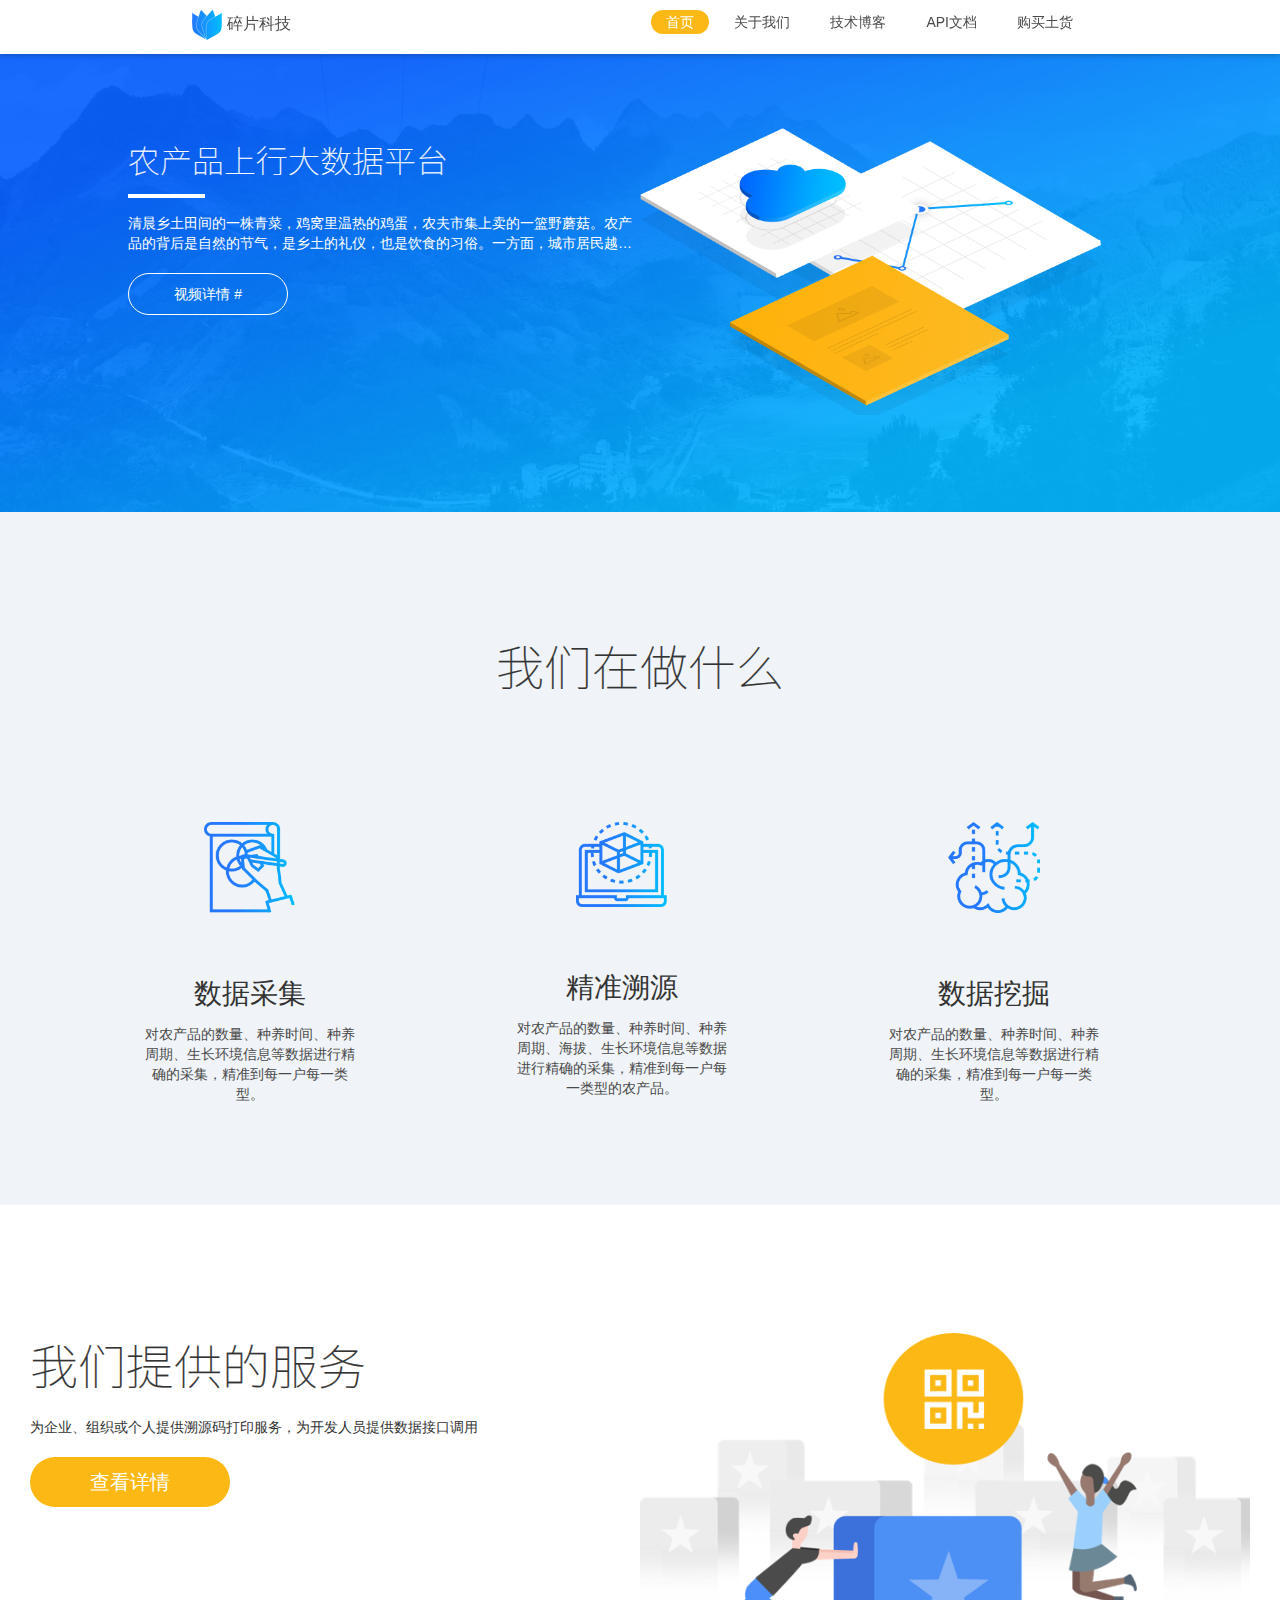
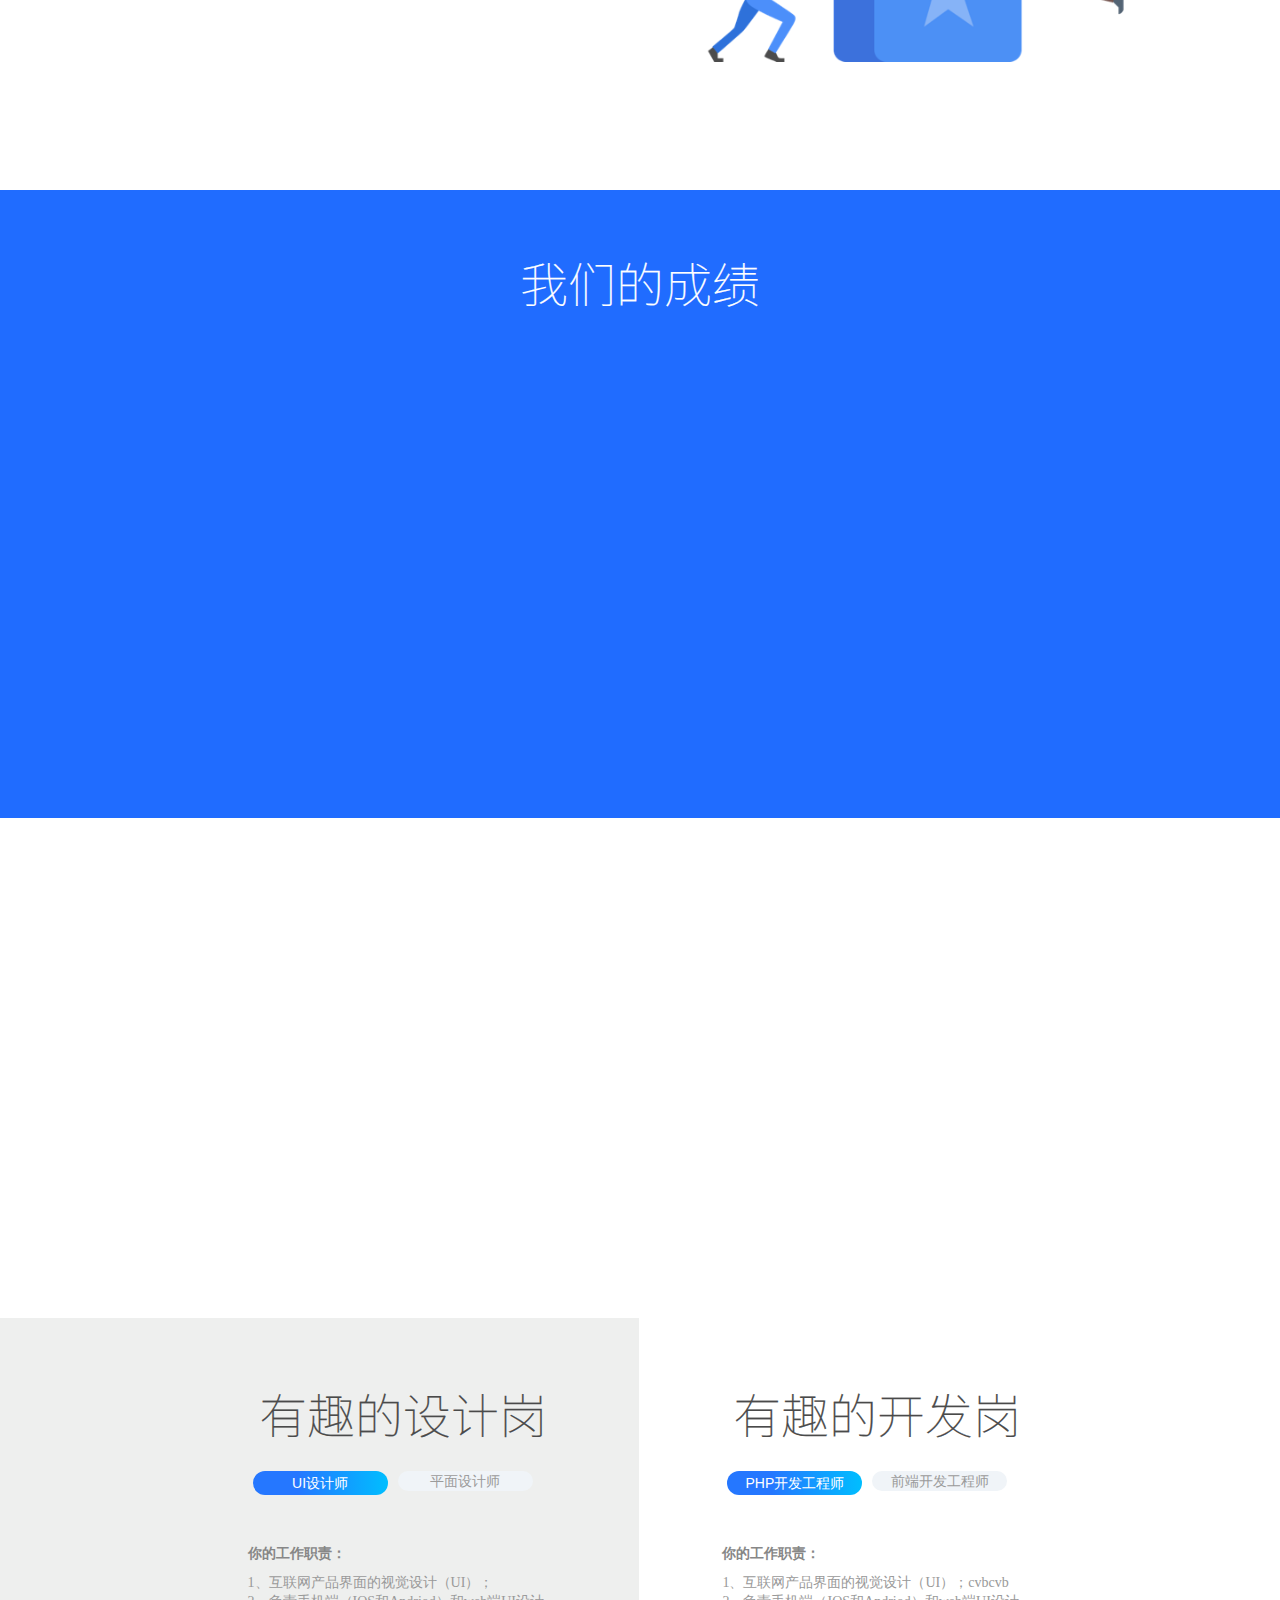
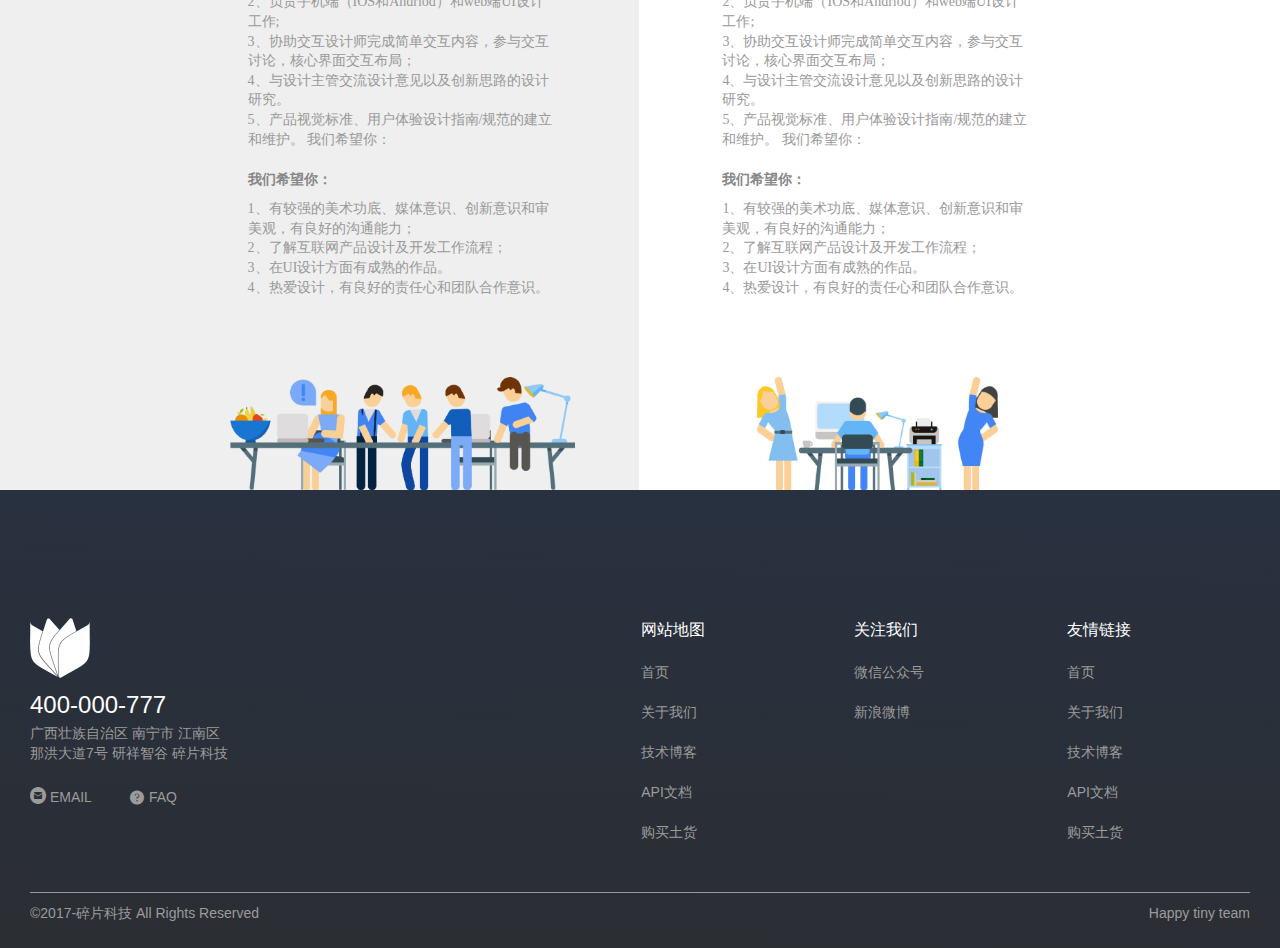
<file: index.html>
<!DOCTYPE html>
<html lang="en">
<head>
    <meta charset="UTF-8">
    <meta name="viewport" content="width=device-width, initial-scale=1">
    <meta name="description" content="穗片土货">
    <meta name="keywords" content="穗片土货,土货,穗片">
    <meta name="author" content="穗片土货">
    <meta name="robots" content="index,follow">
    <meta name="application-name" content="shuipian.com">
    <title>碎片科技</title>
    <link href="css/lib/debris.css" rel="stylesheet">
    <link href="css/index.css" rel="stylesheet">
    <link href="css/lib/animate.css" rel="stylesheet">
    <!--选择相应css-->
    <script type="text/javascript" src="js/lib/jquery-2.1.4.min.js"></script>
    <script type="text/javascript" src="js/lib/animation.min.js"></script>
    <script type="text/javascript">
        var browser = {
            versions: function () {
                var u = navigator.userAgent, app = navigator.appVersion;
                var rSafari = /.*version\/([\w.]+).*(safari).*/;// safari
                return { //移动终端浏览器版本信息
                    ios: !!u.match(/\(i[^;]+;( U;)? CPU.+Mac OS X/), //ios终端
                    android: u.indexOf('Android') > -1 || u.indexOf('Linux') > -1, //android终端或uc浏览器
                    iPhone: u.indexOf('iPhone') > -1, //是否为iPhone或者QQHD浏览器
                    iPad: u.indexOf('iPad') > -1, //是否iPad
                    // safari: u//.indexOf('Safari') > -1
                };
            }(),
        };
    </script>
</head>
<body>
<div >
    <!--start max-width: 767px-->
    <div class="nav-iPad">
        <div class="sp-header" >
            <div class="sp-logo">
                <i class="sp-logo-blue nav-logo-white" style="margin-top: 15px"></i>
                <span class="sp-logo-txt">碎片科技</span>
            </div>
            <i class="sp-icon icon-gengduo icon-iconziti36 font20" id="icon">
            </i>
        </div>
        <ul class="sp-header-nav" style="display: none">
            <li><a href="">首页</a></li>
            <li><a href="">关于我们</a></li>
            <li><a href="">技术博客</a></li>
            <li><a href="">API文档</a></li>
            <li><a href="">购买土货</a></li>
        </ul>
    </div>
    <!--end max-width: 767px-->
    <div class="content-iPad">
        <header>
            <div class="nav-width clear nav-fixed">
                <div class="sp-nav-logo">
                    <i class="sp-logo-blue"></i>
                    <div class="enterprise-name">碎片科技</div>
                </div>
                <nav class="sp-nav">
                    <div class="center nav-button active">首页</div>
                    <div class="center nav-button ">关于我们</div>
                    <div class="center nav-button ">技术博客</div>
                    <div class="center nav-button ">API文档</div>
                    <div class="center nav-button ">购买土货</div>
                </nav>
            </div>
        </header>
        <div class=" header-bg clear sp-relative">
            <div class="header-content intro-data container">
                <div class="intro-text">
                    <i class="web-font">农产品上行大数据平台</i>
                    <div style="width: 15%;height: 4px;background: #fff;"></div>
                    <p class="margin-tb-15">
                        清晨乡土田间的一株青菜，鸡窝里温热的鸡蛋，农夫市集上卖的一篮野蘑菇。农产品的背后是自然的节气，是乡土的礼仪，也是饮食的习俗。一方面，城市居民越来越渴望回归山野，重温乡土文化，对纯天然农产品的需求与日俱增。另一方面农产品受到关于意识、监管、利益、信任的挑战，我们关注的是在农产品产业链中自下而上创新的新可能。
                    </p>
                    <div class="video-details margin-t-20">视频详情 <i>#</i></div>
                </div>
                <div class="sp-wow zoomIn header-data-bg" data-wow-duration="2s" data-wow-delay="1s"></div>
            </div>
        </div>
        <div class="are-doing clear">
            <div class="container">
                <i class="web-font sp-f48">我们在做什么</i>
                <ul class="are-doing-list clear">
                    <li>
                        <div class="are-doing-list-top">
                            <div class="are-doing-list-bg data-collect"></div>
                        </div>
                        <div class="data-collect-text text-center">
                            <h4 class="sp-f28 margin-b-10">数据采集</h4>
                            <p class="sp-txt-4A">对农产品的数量、种养时间、种养周期、生长环境信息等数据进行精确的采集，精准到每一户每一类型。</p>
                        </div>
                    </li>
                    <li>
                        <div class="are-doing-list-top">
                            <div class="are-doing-list-bg data-roots"></div>
                        </div>
                        <div class="data-collect-text  text-center">
                            <h4 class="sp-f28 margin-b-10">精准溯源</h4>
                            <p class="sp-txt-4A">对农产品的数量、种养时间、种养周期、海拔、生长环境信息等数据进行精确的采集，精准到每一户每一类型的农产品。</p>
                        </div>
                    </li>
                    <li>
                        <div class="are-doing-list-top">
                            <div class="are-doing-list-bg data-brainstorm"></div>
                        </div>
                        <div class="data-collect-text text-center">
                            <h4 class="sp-f28 margin-b-10">数据挖掘</h4>
                            <p class="sp-txt-4A">对农产品的数量、种养时间、种养周期、生长环境信息等数据进行精确的采集，精准到每一户每一类型。</p>
                        </div>
                    </li>
                </ul>
            </div>
        </div>
        <div class="service container clear sp-relative">
            <div class="service-bg"></div>
            <div class="service-text">
                <i class="web-font sp-f48">我们提供的服务</i>
                <p class="margin-tb-15 sp-relative">
                    为企业、组织或个人提供溯源码打印服务，为开发人员提供数据接口调用
                    <i class=""></i>
                </p>
                <div class="service-details">查看详情</div>
            </div>
        </div>

        <!--start 我们的成绩-->
        <div class="results-container clear">
            <div class="container">
                <i class="web-font sp-f48 sp-txt-white">我们的成绩</i>
                <ul class="results-list clear" style="overflow:hidden;">
                    <li class="sp-wow slideInUp" data-wow-duration="2s" data-wow-delay="0.5s">
                        <i class="sp-icon icon-shop padding-tb5 sp-f60"></i>
                        <div class="sp-f36">19</div>
                        <div class="sp-f18">对接省份(个)</div>
                        <i class="wavy-lines"></i>
                    </li>
                    <li class="sp-wow slideInUp" data-wow-duration="2s" data-wow-delay="1s">
                        <i class="sp-icon icon-speech padding-tb5 sp-f60"></i>
                        <div class="sp-f36">200</div>
                        <div class="sp-f18">进驻村庄(个)</div>
                        <i class="wavy-lines"></i>
                    </li>
                    <li class="sp-wow slideInUp" data-wow-duration="2s" data-wow-delay="1.5s">
                        <i class="sp-icon icon-cash padding-tb5 sp-f60"></i>
                        <div class="sp-f36">4,000</div>
                        <div class="sp-f18">帮扶贫困人口(户)</div>
                        <i class="wavy-lines"></i>
                    </li>
                    <li class="sp-wow slideInUp" data-wow-duration="2s" data-wow-delay="2s">
                        <i class="sp-icon icon-doll padding-tb5 sp-f60"></i>
                        <div class="sp-f36">2,000,000</div>
                        <div class="sp-f18">农民总增收(元)</div>
                        <i class="wavy-lines"></i>
                    </li>
                    <li class="sp-wow slideInUp" data-wow-duration="2s" data-wow-delay="2.5s">
                        <i class="sp-icon icon-truck padding-tb5 sp-f60"></i>
                        <div class="sp-f36">100,000</div>
                        <div class="sp-f18">总行程(公里)</div>
                        <i class="wavy-lines"></i>
                    </li>

                </ul>
            </div>
        </div>
        <!--end 我们的成绩-->

        <!--start team intro-->
        <div class="office-bg sp-relative">
            <div class="office-container">
                <div class="office-text-bg sp-wow fadeIn" data-wow-duration="3s" data-wow-delay="0.3s"></div>
                <p class="sp-wow fadeIn" data-wow-duration="3s" data-wow-delay="0.6s">
                    这是一只有梦想的团队，怀揣着做一点不一样的事情的心态去影响这个世界，长期穿梭于城市与村庄之间，行程累积达10万公里，通过自己的努力去建立与城乡人的情感链接，关注在农产品产业链中自下而上创新的新可能。
                </p>
                <div class="sp-wow fadeIn office-details" data-wow-duration="3s" data-wow-delay="0.9s" style="margin: auto">查看详情</div>
            </div>
        </div>
        <!--end team intro-->

        <!--start 招聘-->
        <div class="team clear">
            <div class="team-l">
                <h2 class="web-font">有趣的设计岗</h2>
                <ul class="jobs-tab clear">
                    <li class="active">UI设计师</li>
                    <li>平面设计师</li>
                </ul>
                <div class="jobs-block-tab">
                    <div class="jobs-block">
                        <div class="jobs-content">
                            <h3>你的工作职责：</h3>
                            <ol>
                                <li>
                                    1、互联网产品界面的视觉设计（UI）；
                                </li>
                                <li>
                                    2、负责手机端（IOS和Andriod）和web端UI设计工作;
                                </li>
                                <li>
                                    3、协助交互设计师完成简单交互内容，参与交互讨论，核心界面交互布局；
                                </li>
                                <li>
                                    4、与设计主管交流设计意见以及创新思路的设计研究。
                                </li>
                                <li>
                                    5、产品视觉标准、用户体验设计指南/规范的建立和维护。
                                    我们希望你：
                                </li>
                            </ol>
                        </div>
                        <div class="jobs-content">
                            <h3>我们希望你：</h3>
                            <ol>
                                <li>
                                    1、有较强的美术功底、媒体意识、创新意识和审美观，有良好的沟通能力；
                                </li>
                                <li>
                                    2、了解互联网产品设计及开发工作流程；
                                </li>
                                <li>
                                    3、在UI设计方面有成熟的作品。
                                </li>
                                <li>
                                    4、热爱设计，有良好的责任心和团队合作意识。
                                </li>
                            </ol>
                        </div>
                    </div>
                    <div class="jobs-block " style="display: none" >
                        3
                    </div>
                </div>
                <div class="team-bottom-bg designer"></div>
            </div>
            <div class="team-r">
                <h2 class="web-font">有趣的开发岗</h2>
                <ul class="jobs-tab clear">
                    <li class="active">PHP开发工程师</li>
                    <li>前端开发工程师</li>
                </ul>
                <div class="jobs-block-tab">
                    <div class="jobs-block">
                        <div class="jobs-content">
                            <h3>你的工作职责：</h3>
                            <ol>
                                <li>
                                    1、互联网产品界面的视觉设计（UI）；cvbcvb
                                </li>
                                <li>
                                    2、负责手机端（IOS和Andriod）和web端UI设计工作;
                                </li>
                                <li>
                                    3、协助交互设计师完成简单交互内容，参与交互讨论，核心界面交互布局；
                                </li>
                                <li>
                                    4、与设计主管交流设计意见以及创新思路的设计研究。
                                </li>
                                <li>
                                    5、产品视觉标准、用户体验设计指南/规范的建立和维护。
                                    我们希望你：
                                </li>
                            </ol>
                        </div>
                        <div class="jobs-content">
                            <h3>我们希望你：</h3>
                            <ol>
                                <li>
                                    1、有较强的美术功底、媒体意识、创新意识和审美观，有良好的沟通能力；
                                </li>
                                <li>
                                    2、了解互联网产品设计及开发工作流程；
                                </li>
                                <li>
                                    3、在UI设计方面有成熟的作品。
                                </li>
                                <li>
                                    4、热爱设计，有良好的责任心和团队合作意识。
                                </li>
                            </ol>
                        </div>
                    </div>
                    <div class="jobs-block " style="display: none" >
                        3
                    </div>
                </div>
                <div class="team-bottom-bg programmer"></div>
            </div>
        </div>
        <!--end 招聘-->
        <footer class="footer">
            <div class="container clear">
                <div class="clear">
                    <div class="footer-l sp-txt-9b">
                        <section>
                            <i class="sp-logo-white footer-logo-white margin-b-10"></i>
                            <div class="sp-f24 sp-txt-white">400-000-777</div>
                            <div class="sp-adderss sp-f14 sp-txt-9b">
                                广西壮族自治区 南宁市 江南区<br/>
                                那洪大道7号 研祥智谷 碎片科技
                            </div>
                            <div class="contact clear sp-relative">
                                <div class="email sp-absolute">
                                    <div class="email-hover">170080383@qq.com</div>
                                    <i class="sp-icon icon-email"></i>
                                    <span>EMAIL</span>
                                </div>
                                <div class="faq">
                                    <i class="sp-icon icon-faq"></i>
                                    <span>FAQ</span>
                                </div>
                            </div>
                        </section>
                    </div>
                    <nav class="footer-r">
                        <div class="directory-column-section-list">
                            <h3 class="margin-b-10 sp-txt-white">网站地图
                                <i class="sp-icon icon-gengduo icon-iconziti36 font16" >
                                </i>
                            </h3>
                            <ul class="section sp-txt-9b">
                                <li>首页</li>
                                <li>关于我们</li>
                                <li>技术博客</li>
                                <li>API文档</li>
                                <li>购买土货</li>
                            </ul>
                        </div>
                        <div class="directory-column-section-list">
                            <h3 class="margin-b-10 sp-txt-white">关注我们
                                <i class="sp-icon icon-gengduo icon-iconziti36 font16" >
                                </i>
                            </h3>
                            <ul class="section sp-txt-9b">
                                <li>微信公众号</li>
                                <li>新浪微博</li>
                            </ul>
                        </div>
                        <div class="directory-column-section-list">
                            <h3 class="margin-b-10 sp-txt-white">友情链接
                                <i class="sp-icon icon-gengduo icon-iconziti36 font16" >
                                </i>
                            </h3>
                            <ul class="section sp-txt-9b">
                                <li>首页</li>
                                <li>关于我们</li>
                                <li>技术博客</li>
                                <li>API文档</li>
                                <li>购买土货</li>
                            </ul>
                        </div>
                    </nav>
                </div>
                <div class="for-the-record sp-txt-9b">
                    <div class="for-the-record-l">©2017-碎片科技 All Rights Reserved</div>
                    <div class="for-the-record-r">Happy tiny team</div>
                </div>
            </div>
        </footer>
    </div>
</div>
<script>

//    (function (cssrain) {
//        var downLoadBar = cssrain('.nav-width');
//        var downSetTop = downLoadBar.offset().top;
//        cssrain(window).on('scroll', function() {
//            var nowScroll = cssrain(this).scrollTop()
//            if(nowScroll > downSetTop) {
//                downLoadBar.addClass('nav-fixed')
//            } else {
//                downLoadBar.removeClass('nav-fixed')
//            }
//        });
//    })($)

    $('.are-doing-list >li').hover(function () {
        $(this).addClass("are-doing-list-hover");
    },function () {
        $(this).removeClass('are-doing-list-hover')
    });

    $(function () {
        if($(window).width() < 767){
            $('.are-doing-list >li').addClass("are-doing-list-hover");
        }else {
            $('.are-doing-list >li').removeClass("are-doing-list-hover");
        }
    });

    //    max767导航部分
    (function(cssrain){
        cssrain('#icon').click(
            function () {
                cssrain(this).toggleClass('icon-gengduo');
                cssrain('.sp-header-nav').toggle();
                cssrain('.nav-iPad').toggleClass('sp-header-fixed');
            }
        );
    })($);
    //    max767底部
    (function(cssrain){
        cssrain('.directory-column-section-list .sp-icon').click(
            function () {
                var _this = cssrain(this);
                _this.toggleClass('icon-gengduo');
                _this.parents().next('ul').toggle();
            }
        );
    })($);
//    招聘tab
    (function (cssrain) {
        cssrain('.jobs-tab>li').click(function(){
            var index = cssrain(this).index();
            cssrain(this).addClass('active').siblings('li').removeClass('active');
            cssrain(this).parent().next().children().eq(index).show().siblings().hide();
        });
    })($);
    var spWOW = new WOW({
            boxClass:     'sp-wow',      //动画元素css类 (default is wow)
            animateClass: 'animated', //动画css类（默认是动画）
            offset:       0,          //触发动画到元素的距离（默认为0）
            mobile:       true,      //在移动设备上触发动画（默认为true）
            live:         true,        //作用于异步加载的内容（默认为true）
            callback:     function(box) {
                //每次启动动画时都会触发回调
                //传入的参数是动态的DOM节点
            },
            scrollContainer: null //可选滚动容器选择器，否则使用窗口
        }
    );
    spWOW.init();
</script>
</body>
</html>
</file>
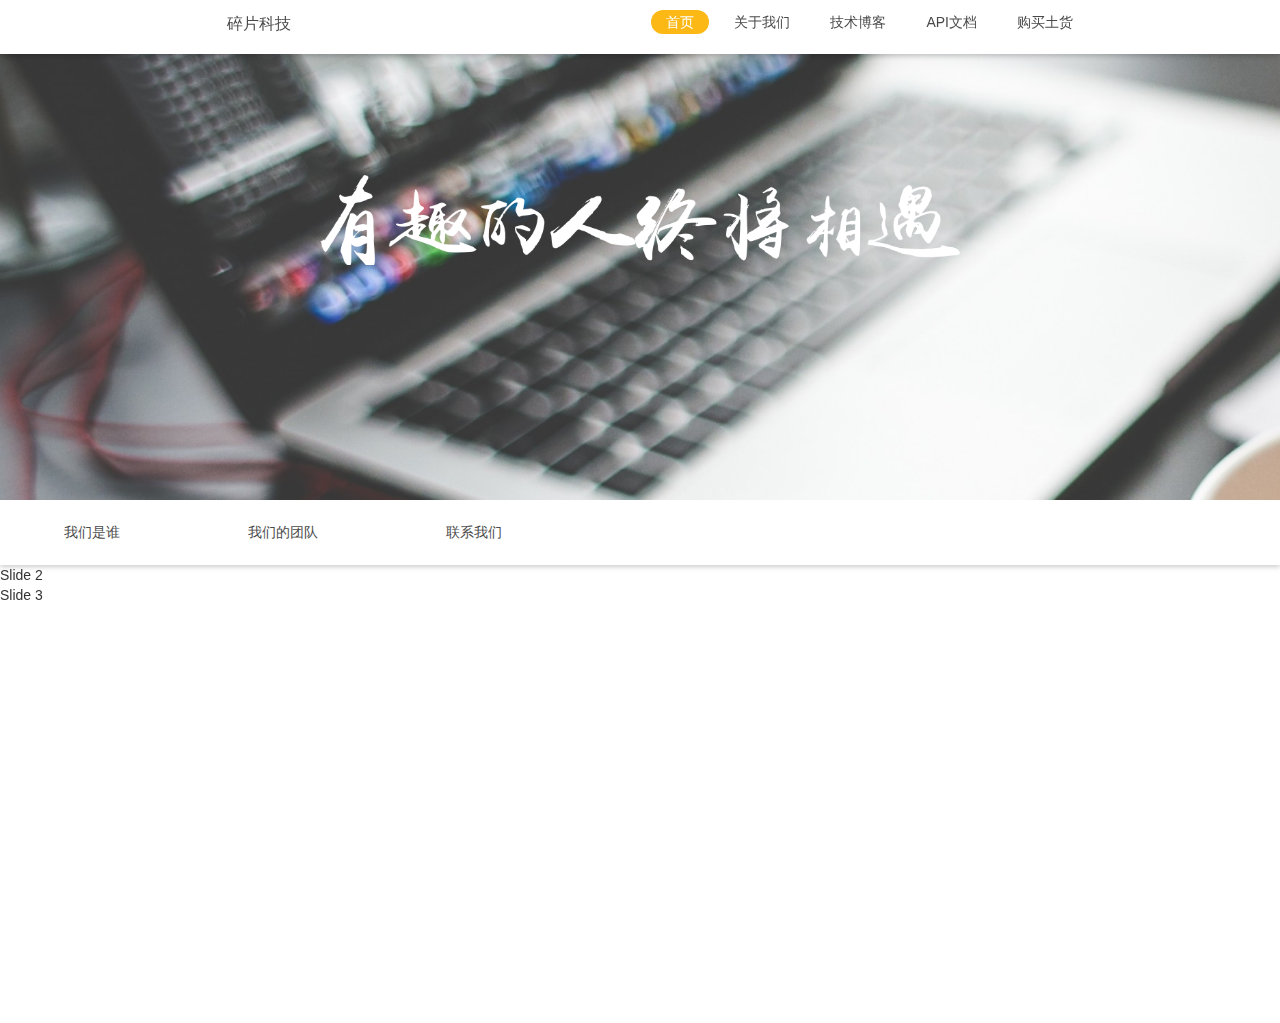
<file: aboutUs.html>
<!DOCTYPE html>
<html lang="en">
<head>
    <meta charset="UTF-8">
    <meta name="viewport" content="width=device-width, initial-scale=1">
    <meta name="description" content="穗片土货">
    <meta name="keywords" content="穗片土货,土货,穗片">
    <meta name="author" content="穗片土货">
    <meta name="robots" content="index,follow">
    <meta name="application-name" content="shuipian.com">
    <title>碎片科技</title>
    <link href="css/lib/debris.css" rel="stylesheet">
    <link href="css/aboutUs.css" rel="stylesheet">
    <link href="css/lib/swiper-3.4.2.min.css" rel="stylesheet">
    <!--选择相应css-->
    <script type="text/javascript" src="js/lib/jquery-2.1.4.min.js"></script>
    <script type="text/javascript">
        var browser = {
            versions: function () {
                var u = navigator.userAgent, app = navigator.appVersion;
                var rSafari = /.*version\/([\w.]+).*(safari).*/;// safari
                return { //移动终端浏览器版本信息
                    ios: !!u.match(/\(i[^;]+;( U;)? CPU.+Mac OS X/), //ios终端
                    android: u.indexOf('Android') > -1 || u.indexOf('Linux') > -1, //android终端或uc浏览器
                    iPhone: u.indexOf('iPhone') > -1, //是否为iPhone或者QQHD浏览器
                    iPad: u.indexOf('iPad') > -1, //是否iPad
                    // safari: u//.indexOf('Safari') > -1
                };
            }(),
        };
    </script>
</head>
<body>
<div >
    <!--start max-width: 767px-->
    <div class="nav-iPad">
        <div class="sp-header" >
            <div class="sp-logo">
                <i class="sp-logo-blue nav-logo-white" style="margin-top: 15px"></i>
                <span class="sp-logo-txt">碎片科技</span>
            </div>
            <i class="sp-icon icon-gengduo icon-iconziti36 font20" id="icon">
            </i>
        </div>
        <ul class="sp-header-nav" style="display: none">
            <li><a href="">首页</a></li>
            <li><a href="">关于我们</a></li>
            <li><a href="">技术博客</a></li>
            <li><a href="">API文档</a></li>
            <li><a href="">购买土货</a></li>
        </ul>
    </div>
    <!--end max-width: 767px-->
    <div class="content-iPad">
        <header>
            <div class="nav-width clear nav-fixed">
                <div class="sp-nav-logo">
                    <i class="sp-logo-white nav-logo-white"></i>
                    <div class="enterprise-name">碎片科技</div>
                </div>
                <nav class="sp-nav">
                    <div class="center nav-button active">首页</div>
                    <div class="center nav-button ">关于我们</div>
                    <div class="center nav-button ">技术博客</div>
                    <div class="center nav-button ">API文档</div>
                    <div class="center nav-button ">购买土货</div>
                </nav>
            </div>
        </header>
        <!--start team intro-->
        <div class="office-bg sp-relative">
            <div class="office-container">
                <div class="office-text-bg sp-wow fadeIn"></div>
            </div>
        </div>
        <!--end team intro-->
        <ul class="about-tab clear">
            <li>
                我们是谁
            </li>
            <li>
                我们的团队
            </li>
            <li>
                联系我们
            </li>
        </ul>
        <div class="swiper-container">
            <div class="swiper-wrapper">
                <div class="swiper-slide">
                    <div

                </div>
                <div class="swiper-slide">Slide 2</div>
                <div class="swiper-slide">Slide 3</div>
            </div>
        </div>
        <footer class="footer">
            <div class="container clear">
                <div class="clear">
                    <div class="footer-l sp-txt-9b">
                        <section>
                            <i class="sp-logo-white footer-logo-white margin-b-10"></i>
                            <div class="sp-f24 sp-txt-white">400-000-777</div>
                            <div class="sp-adderss sp-f14 sp-txt-9b">
                                广西壮族自治区 南宁市 江南区<br/>
                                那洪大道7号 研祥智谷 碎片科技
                            </div>
                            <div class="contact clear sp-relative">
                                <div class="email sp-absolute">
                                    <div class="email-hover">170080383@qq.com</div>
                                    <i class="sp-icon icon-email"></i>
                                    <span>EMAIL</span>
                                </div>
                                <div class="faq">
                                    <i class="sp-icon icon-faq"></i>
                                    <span>FAQ</span>
                                </div>
                            </div>
                        </section>
                    </div>
                    <nav class="footer-r">
                        <div class="directory-column-section-list">
                            <h3 class="margin-b-10 sp-txt-white">网站地图
                                <i class="sp-icon icon-gengduo icon-iconziti36 font16" >
                                </i>
                            </h3>
                            <ul class="section sp-txt-9b">
                                <li>首页</li>
                                <li>关于我们</li>
                                <li>技术博客</li>
                                <li>API文档</li>
                                <li>购买土货</li>
                            </ul>
                        </div>
                        <div class="directory-column-section-list">
                            <h3 class="margin-b-10 sp-txt-white">关注我们
                                <i class="sp-icon icon-gengduo icon-iconziti36 font16" >
                                </i>
                            </h3>
                            <ul class="section sp-txt-9b">
                                <li>微信公众号</li>
                                <li>新浪微博</li>
                            </ul>
                        </div>
                        <div class="directory-column-section-list">
                            <h3 class="margin-b-10 sp-txt-white">友情链接
                                <i class="sp-icon icon-gengduo icon-iconziti36 font16" >
                                </i>
                            </h3>
                            <ul class="section sp-txt-9b">
                                <li>首页</li>
                                <li>关于我们</li>
                                <li>技术博客</li>
                                <li>API文档</li>
                                <li>购买土货</li>
                            </ul>
                        </div>
                    </nav>
                </div>
                <div class="for-the-record sp-txt-9b">
                    <div class="for-the-record-l">©2017-碎片科技 All Rights Reserved</div>
                    <div class="for-the-record-r">Happy tiny team</div>
                </div>
            </div>
        </footer>
    </div>
</div>
<script type="text/javascript" src="js/lib/swiper-3.4.2.jquery.min.js"></script>
<script>

    var mySwiper = new Swiper ('.swiper-container', {
        loop: true,
    });

    //    max767导航部分
    (function(cssrain){
        cssrain('#icon').click(
            function () {
                cssrain(this).toggleClass('icon-gengduo');
                cssrain('.sp-header-nav').toggle();
                cssrain('.nav-iPad').toggleClass('sp-header-fixed');
            }
        );
    })($);
    //    max767底部
    (function(cssrain){
        cssrain('.directory-column-section-list .sp-icon').click(
            function () {
                var _this = cssrain(this);
                _this.toggleClass('icon-gengduo');
                _this.parents().next('ul').toggle();
            }
        );
    })($);
</script>
</body>
</html>
</file>
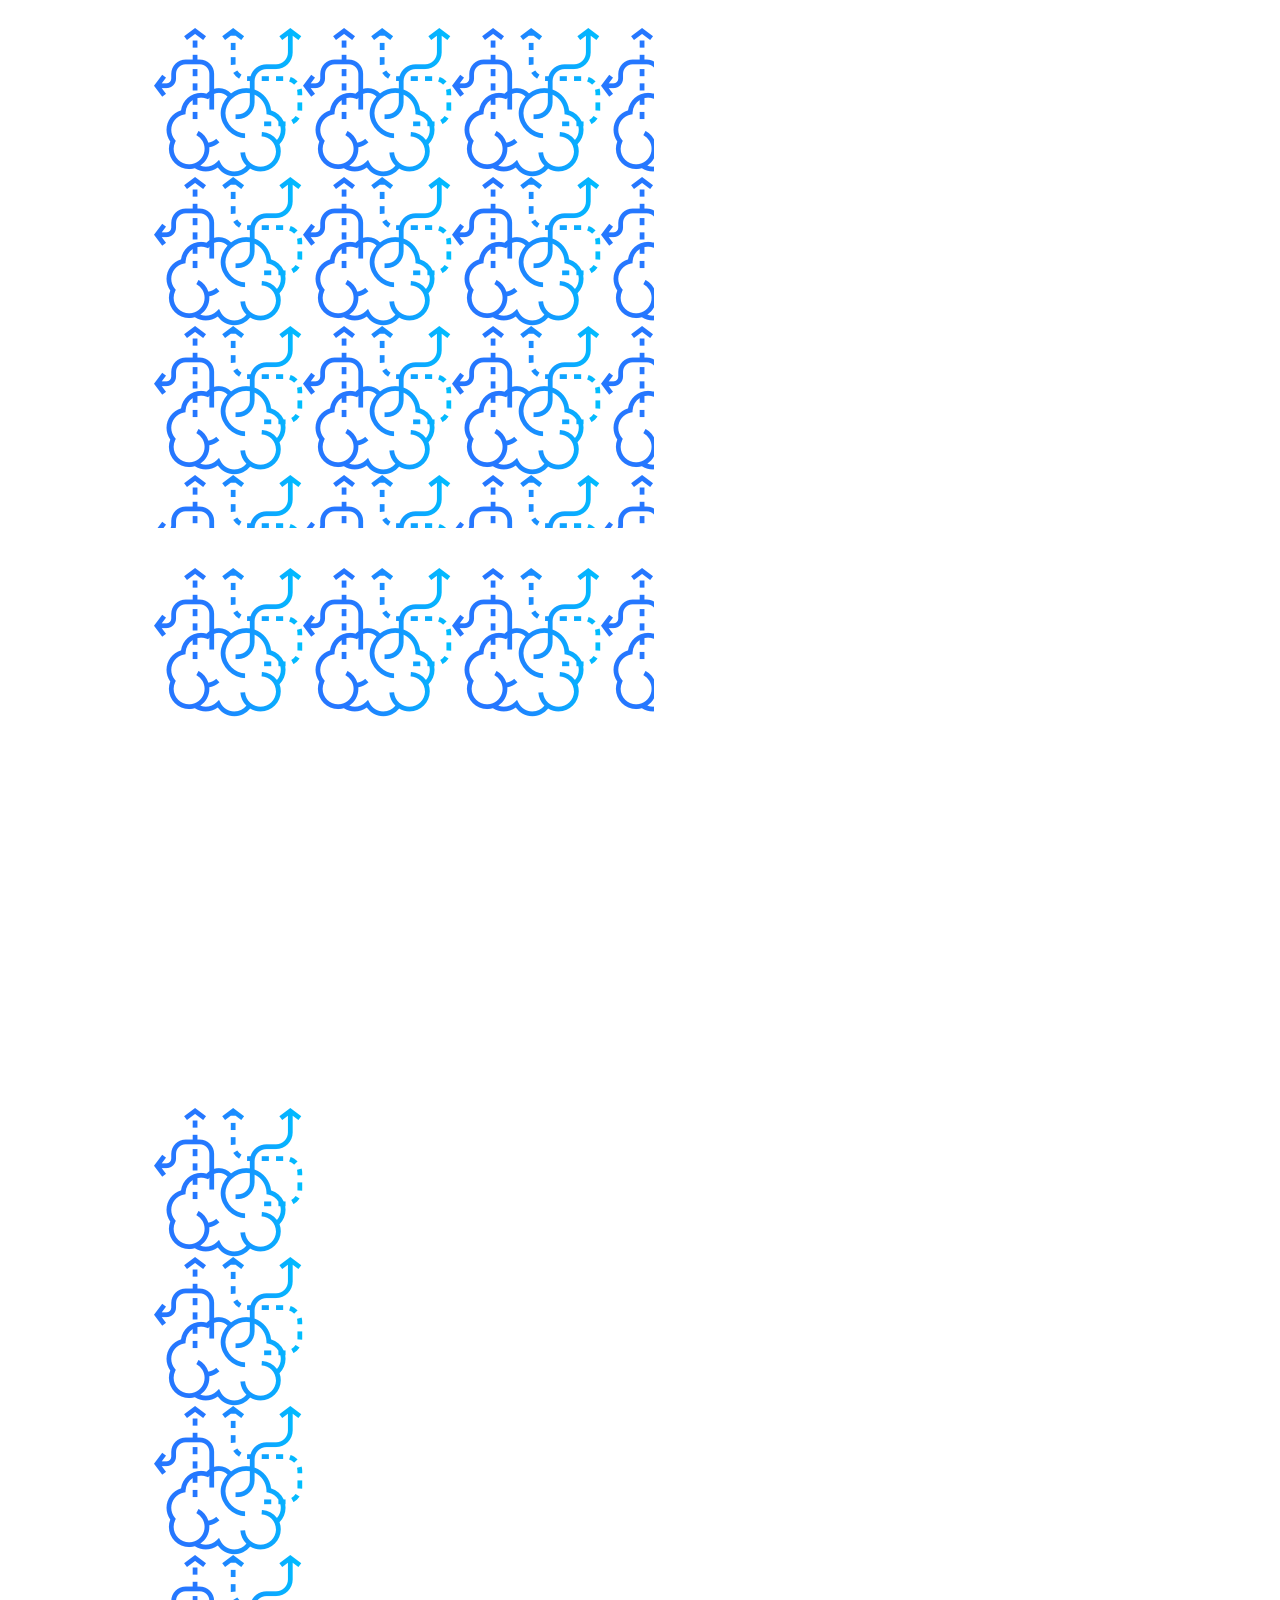
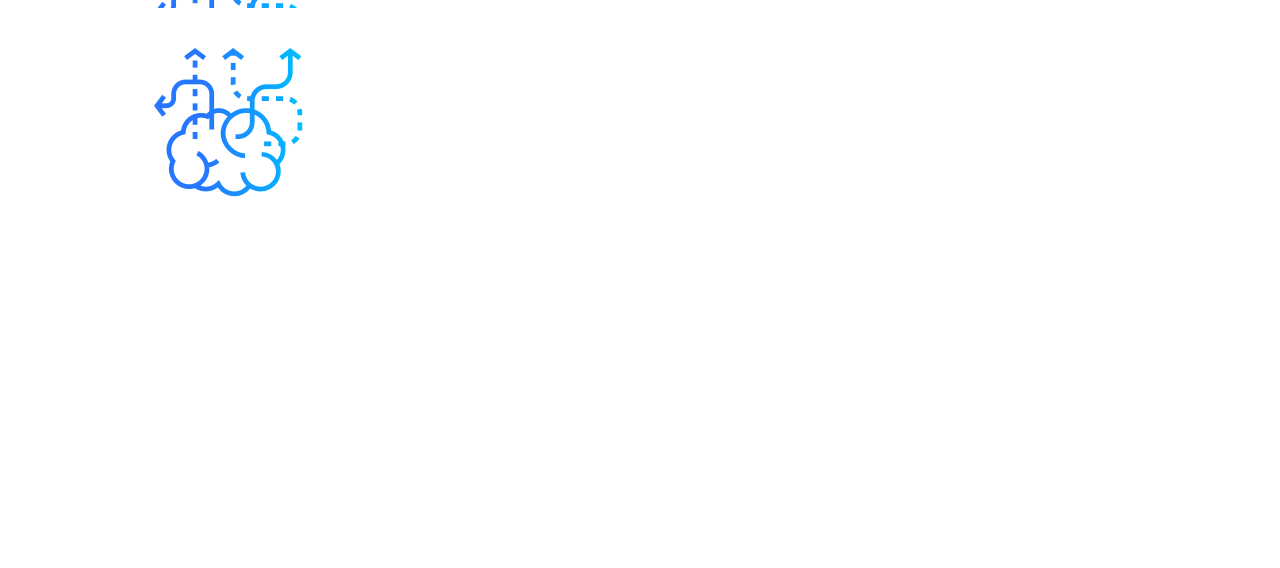
<file: homework.html>
<!DOCTYPE html>
<html lang="en">
<head>
    <meta charset="UTF-8">
    <title>Title</title>
</head>
<style>
    .module{
        width: 80%;
        margin: auto;
        /*一个大容器*/
    }
    .module>div{
        width: 500px;
        height: 500px;
        margin: 20px;
        float: left;
        background-image: url(./img/brainstorm.png);
        /*大容器里面的四个模块*/
    }
    .bg-repeat{
        /*第一个模块----图片平铺*/
        background-repeat: repeat;
    }
    .bg-repeat-x{
        /*第二个模块----图片以X轴平铺*/
        background-repeat: repeat-x;
    }
    .bg-repeat-y{
        /*第三个模块----图片以Y轴平铺*/
         background-repeat: repeat-y;
     }
    .bg-no-repeat{
        /*第四个模块----图片不平铺*/
        background-repeat: no-repeat;
    }
</style>
<body>
<div class="module">
    <div class="bg-repeat"></div>
    <div class="bg-repeat-x"></div>
    <div class="bg-repeat-y"></div>
    <div class="bg-no-repeat"></div>
</div>
</body>
</html>
</file>
<file: css/lib/debris.css>
html {
    font-size: 10px;
    -webkit-tap-highlight-color: rgba(0, 0, 0, 0);
    -webkit-text-size-adjust: 100%;
    -ms-text-size-adjust: 100%;
}
body {
  font-family: "Helvetica Neue",Helvetica,"PingFang SC","Hiragino Sans GB","Microsoft YaHei","微软雅黑",Arial,sans-serif;
  font-size: 1.4rem;
  line-height: 1.42857143;
  color: #333;
  background-color: #fff;
}
article,
aside,
details,
figcaption,
figure,
footer,
header,
hgroup,
main,
menu,
nav,
section,
summary {
  display: block;
}
audio,
canvas,
progress,
video {
  display: inline-block;
  vertical-align: baseline;
}
audio:not([controls]) {
  display: none;
  height: 0;
}
[hidden],
template {
  display: none;
}
a {
  background-color: transparent;
}
a:active,
a:hover {
  outline: 0;
}
h1 {
  margin: .67em 0;
  font-size: 2em;
}
img {
  border: 0;
}
button,
input,
optgroup,
select,
textarea {
  margin: 0;
  font: inherit;
  color: inherit;
}
button {
  overflow: visible;
}
button,
select {
  text-transform: none;
}
button,
html input[type="button"],
input[type="reset"],
input[type="submit"] {
  -webkit-appearance: button;
  cursor: pointer;
}
button[disabled],
html input[disabled] {
  cursor: default;
}
button::-moz-focus-inner,
input::-moz-focus-inner {
  padding: 0;
  border: 0;
}
input {
  line-height: normal;
}
input[type="checkbox"],
input[type="radio"] {
  -webkit-box-sizing: border-box;
     -moz-box-sizing: border-box;
          box-sizing: border-box;
  padding: 0;
}
input[type="number"]::-webkit-inner-spin-button,
input[type="number"]::-webkit-outer-spin-button {
  height: auto;
}
input[type="search"] {
  -webkit-box-sizing: content-box;
     -moz-box-sizing: content-box;
          box-sizing: content-box;
  -webkit-appearance: textfield;
}
input[type="search"]::-webkit-search-cancel-button,
input[type="search"]::-webkit-search-decoration {
  -webkit-appearance: none;
}
* {
  -webkit-box-sizing: border-box;
     -moz-box-sizing: border-box;
          box-sizing: border-box;
    margin: 0;
    padding: 0;
}
img {
    vertical-align: middle;
}
ul,li{
    list-style: none;
}
@font-face {font-family: "iconfont";
  src: url('./../../font/icon/iconfont.eot'); /* IE9*/
  src: url('./../../font/icon/iconfont.eot') format('embedded-opentype'), /* IE6-IE8 */
  url('./../../font/icon/iconfont.woff') format('woff'), /* chrome, firefox */
  url('./../../font/icon/iconfont.ttf') format('truetype'), /* chrome, firefox, opera, Safari, Android, iOS 4.2+*/
  url('./../../font/icon/iconfont.svg') format('svg'); /* iOS 4.1- */
}

.sp-icon {
  font-family:"iconfont" !important;
  font-size:1.6rem;
  font-style:normal;
  -webkit-font-smoothing: antialiased;
  -moz-osx-font-smoothing: grayscale;
}

.icon-iconziti36:before { content: "\e630"; }

.icon-faq:before { content: "\e686"; }

.icon-gengduo:before { content: "\e6ff"; }

.icon-email:before { content: "\e723"; }

.icon-bolangxian:before { content: "\e605"; }

.icon-cash:before { content: "\e62e"; }

.icon-doll:before { content: "\e638"; }

.icon-speech:before { content: "\e670"; }

.icon-truck:before { content: "\e677"; }

.icon-shop:before { content: "\e61d"; }

.icon-touxiang:before { content: "\e637"; }

.icon-touxiang1:before { content: "\e600"; }

/*清浮动*/
.clear {
    clear:both;
    display:block;
    overflow:hidden;
}
.sp-wow{overflow: hidden}
/*文字*/
.sp-f12{font-size:1.2rem !important;}
.sp-f14{font-size:1.4rem !important;}
.sp-f16{font-size:1.6rem !important;}
.sp-f24{font-size:2.4rem !important;}
.sp-f28{font-size:2.8rem !important;}
.sp-f32{font-size:3.2rem !important;}
.sp-f36{font-size:3.6rem !important;}
.sp-f48{font-size:4.8rem !important;}
.sp-f60{font-size:6.0rem !important;}
.sp-f70{font-size:7.0rem !important;}
.text-left {text-align: left;}
.text-right {text-align: right;}
.text-center {text-align: center;}
.text-justify {text-align: justify;}

.sp-txt-default {color: #000}
.sp-txt-white {color: #fff}
.sp-txt-9b{color: #9b9b9b}
.sp-txt-4A{color: #4A4A4A}
/*行高*/
.sp-lh16{line-height:1.6rem}
.sp-lh24{line-height:2.4rem}
.sp-lh26{line-height:2.6rem}
.sp-lh28{line-height:2.8rem}
.sp-lh32{line-height:3.2rem}
.sp-lh36{line-height:3.6rem}
/*定位*/
.sp-relative{position:relative;}
.sp-absolute{position:absolute;}
.sp-fixed{position:fixed;}
/**********边距-start**********/
.margin-t-0 {margin-top: 0 !important;}
.margin-t-20{margin-top: 2rem !important;}
.margin-t-40 {margin-top: 4rem;}
.margin-t-100 {margin-top: 10rem;}

.margin-b-0 {margin-bottom: 0 !important;}
.margin-b-10 {margin-bottom: 1rem;}
.margin-b-20 {margin-bottom: 2rem;}
.margin-b-40 {margin-bottom: 4rem;}
.margin-b-100 {margin-bottom: 10rem;}
.margin-tb-15{margin: 1.5rem 0 !important}

.margin-r-0 {margin-right: 0 !important;}

.margin-l-0 {margin-left: 0 !important;}

.padding-tb5 {padding:5% 0 !important;}
.padding-lr15 {padding:0 15% !important;}
.padding-tb-15{padding: 1.5rem !important}
.padding-t-0 {padding-top:0 !important;}

.padding-b-0 {padding-bottom:0 !important;}

.padding-r-0 {padding-right:0 !important;}

.padding-l-0 {padding-left:0 !important;}

/**********边距-end**********/

/*导航*/
.sp-nav-logo{
    width: 12%;
    float: left;
    margin-left: 15%;
}
.sp-nav-logo>.enterprise-name{
    font-size: 1.6rem;
    line-height: 1.8;
    color: #fff;
}
.sp-logo-white{
    display: block;
    background-size: cover;
    background-image: url("../../img/logo-white.png");
}
.sp-logo-blue{
    width: 30px;
    padding-top: 30px;
    margin-right: 5px;
    float: left;
    display: block;
    background-size: cover;
    background-image: url("../../img/logo-blue.png");
}
.nav-fixed>.sp-nav-logo>.enterprise-name{color:#4A4A4A;}
.nav-logo-white{
    width: 30px;
    padding-top: 30px;
    margin-right: 5px;
    float: left;
}
.footer-logo-white{
    width: 60px;
    height: 60px;
}

.container{
    position: relative;
    width: 1220px;
    margin-left: auto;
    margin-right: auto;
}
.header-bg{
    width: 100%;
    padding-top: 40%;
    background-size: cover;
    background-image: url("./../../img/header-bg.png");
}
.header-content{
    width: 100%;
    position: absolute;
    height: auto;
    top: 0;
    left: 0;
    right: 0;
}
.nav-width{
    width: 100%;
    margin-top: 4rem;
    cursor:default
}
.header-bg .sp-logo{
    padding-left: 15%;
    float: left;
}
.sp-nav{
    padding-right: 15%;
    float: right;
}

.nav-button {
    float: left;
    margin-left: 1rem;
    border: 0;
    padding: 0.2rem 1.5rem;
    color: #fff;
    text-align: center;
    text-transform: capitalize;
    position: relative;
    vertical-align: middle;
    border-radius: 100px;
}
.nav-button::before, button::after {
    box-sizing: border-box;
    content: '';
    position: absolute;
    width: 100%;
    height: 100%;
    border-radius: 100px;
}

.center:hover {
    color: #6477b9;
}
.center::before, .center::after {
    top: 0;
    left: 0;
    -webkit-transform-origin: center;
    -ms-transform-origin: center;
    transform-origin: center;
}
.center::before {
    border-top: 1px solid #6477b9;
    border-bottom: 1px solid #6477b9;
    box-shadow: 0 2px 20px 0 rgba(0,0,0,0.15);
    -webkit-transform: scale3d(0, 1, 1);
    transform: scale3d(0, 1, 1);
}
.nav-fixed .center::before {
    border-top: 1px solid #FCB814;
    border-bottom: 1px solid #FCB814;
    box-shadow: 0 2px 20px 0 rgba(0,0,0,0.15);
    -webkit-transform: scale3d(0, 1, 1);
    transform: scale3d(0, 1, 1);
}
.nav-width .center:hover::before {
    -webkit-transform: scale3d(1, 1, 1);
    transform: scale3d(1, 1, 1);
    -webkit-transition: -webkit-transform 0.8s;
    transition: transform 0.8s;
}
.nav-fixed .center:hover::before {
    -webkit-transform: scale3d(1, 1, 1);
    transform: scale3d(1, 1, 1);
    -webkit-transition: -webkit-transform 0.8s;
    transition: transform 0.8s;
}
.nav-fixed{
    position: fixed;
    top:0;
    left: 0;
    right:0;
    z-index: 999;
    width: 100%;
    height: 54px;
    padding: 1rem 0;
    margin: 0;
    background: #FFFFFF;
    box-shadow: 0 2px 5px 0 rgba(0,0,0,0.20);
}
.active{
    padding: 0.2rem 1.5rem;
    font-size: 1.4rem;
    color: #206CFF;
    background: #fff;
    border-radius: 10rem;
}
.nav-fixed .nav-button{
    color: #4A4A4A;
    font-size: 1.4rem;
}
.nav-fixed .active{
    padding: 0.2rem 1.5rem;
    color: #fff;
    background: #FCB814;
    border-radius: 10rem;
}


/*max767-nav*/
.sp-header{
    position: fixed;
    z-index: 9999;
    display: none;
    width: 100%;
    height: 5rem;
    line-height: 5rem;
    background: #FFFFFF;
    box-shadow: 0 2px 4px 0 rgba(52,44,113,0.10);
    padding: 0 1.5rem;
}
.sp-header>.sp-logo{
    float: left;
}
.sp-header>.sp-icon{
    float: right;
}

.sp-header-fixed{
    position: fixed;
    top: 0;
    left: 0;
    right: 0;
    width: 100%;
    height: 100% !important;
    z-index: 99;
    display: none;
    background-color: #fff;
}
.sp-header-nav{margin-top: 5rem}
.sp-header-nav>li{
    width: 100%;
    padding: 1rem 0;
    text-align: center;
    font-size: 1.8rem;
    color: #9B9B9B;
    border-bottom: 1px solid #CBCBD3;
}

.directory-column-section-list .sp-icon{
    display: none;
}
/*导航部分 end*/

/*底部*/
.footer{
    padding: 10% 0 2% 0;
    background-image: linear-gradient(1deg, #2B2E33 0%, #283140 100%);
}
.footer .footer-l{
    float: left;
}
.email-hover{
    display: none;
    position: absolute;
    top: -2.2rem;
    padding:0.1rem 0.5rem;
    font-size: 1.2rem;
    background: rgba(0, 0, 0, 0.51);
    border-radius: 5px;
}
.footer .footer-l .contact{
    padding-top: 2.2rem;
     cursor:default
}
.footer .footer-l .contact .faq{
    width: 49.9%;
    float: right;
}
.footer .footer-l .contact .email{
    float: left;
}
.footer .footer-l .contact .email:hover .email-hover{
    display: block!important;
    color: #fff;
}
.footer .footer-r{
    width: 49.9%;
    float: right;
}
.footer .footer-r .directory-column-section-list{
    width: 30%;
    float: left;
}
.footer .footer-r .directory-column-section-list:nth-child(2){
    float: left;
    margin: 0 5%;
}
.footer .footer-r .directory-column-section-list>ul>li{
    padding: 1rem 0;
    cursor:default;
}
.footer .footer-r .directory-column-section-list>ul>li:hover{
    color: #fff;
    text-decoration:underline
}
.footer-l.sp-adderss{padding: 2.5rem 0}
.for-the-record{
    margin-top: 40px;
    padding: 1rem 0;
    border-top: 1px solid #9B9B9B;;
}
.for-the-record .for-the-record-l{float: left}
.for-the-record .for-the-record-r{float: right}
/*底部end*/

/*响应*/
@media screen and (max-width: 1400px) {
}
@media screen and  (max-width: 1220px) {
    .container{
        width: 100%;
        padding: 5% 15%;
    }
    .footer{
        padding: 0;
    }
}
@media screen and  (max-width: 999px) {
    .container{
        width: 100%;
        padding: 5% 15%;
    }
    /*office*/
    .office-bg .office-container p{
        padding: 2rem;
        font-size: 1.4rem;
    }
     .footer{
        padding: 0;
    }
}
@media screen and (max-width: 767px) {
    html{font-size: 8.5px}
    /*导航部分*/
    .container{
        width: 100%;
        padding: 5% 10%;
    }
    .nav-width{
        display: none;
    }
    .nav-width .sp-nav{
        display: none;
    }
    .nav-iPad{height: 5rem}
    .content-iPad{
        /*overflow-y: auto;height:calc(100vh - 60px )*/
    }
    .header-bg{padding-top: 60%}
    .sp-header-fixed, .sp-header{display: block !important}
    /*底部*/
    .footer .footer-l,.footer .footer-r{
        width: 100%;
        float: none;
    }
    .footer .footer-r .directory-column-section-list{
        width: 100%;
        margin: auto!important;
    }
    .directory-column-section-list h3{
        padding: 0.5rem 0;
        border-bottom: 1px solid #9B9B9B;
    }
     .directory-column-section-list ul{
        border-bottom: 1px solid #9B9B9B;
    }
    .directory-column-section-list .sp-icon{
        display: block!important;
        float: right;
    }
    .directory-column-section-list .section{
        font-size: 1.2rem;
        display: none;
    }
    .footer .footer-l .contact{padding: 2.2rem 0 1rem 0;}
    .footer-l.sp-adderss{margin: 1rem 0;}
    .footer .footer-l .contact .faq{text-align: right}

    .for-the-record{
        margin-top: 10px;
    }
    .for-the-record .for-the-record-l,.for-the-record  .for-the-record-r{
        float: none;
    }

}
@media screen and (max-width: 321px) {
    .header-bg{padding-top: 75%}
    .intro-text p{
        overflow: auto;
        -webkit-box-orient: vertical;
        -webkit-line-clamp: 100;
    }
}
</file>
<file: css/index.css>
h1,
h2,
h3,
h4,
h5,
h6
{
    -webkit-margin-after: inherit;
    -webkit-margin-start: 0px;
    -webkit-margin-end: 0px;
    font-weight: inherit;
}

@font-face {font-family: 'webfont';
    src: url('../font/webfont.svg'); /* IE9*/
    src: url('../font/webfont.eot?#iefix') format('embedded-opentype'), /* IE6-IE8 */
    url('../font/webfont.woff') format('woff'), /* chrome、firefox */
    url('../font/webfont.ttf') format('truetype'), /* chrome、firefox、opera、Safari, Android, iOS 4.2+*/
    url('../font/webfont.svg#webfont') format('svg'); /* iOS 4.1- */
}
.web-font{
    font-family:"webfont" !important;
    font-size:1.6rem;font-style:normal;
    -webkit-font-smoothing: antialiased;
    -webkit-text-stroke-width: 0.2px;
    -moz-osx-font-smoothing: grayscale;
}


.intro-data{
    padding:10%;
}
.intro-data .intro-text{
    width: 50%;
    float: left;
    font-size: 1.4rem;
    color: #fff;
}
.intro-text .web-font{
    display: block;
    padding: 1rem 0;
    font-size: 4.8rem;
}
.intro-data .header-data-bg{
    width: 45%;
    padding-top: 28%;
    float: left;
    background-size: cover;
    background-image: url("../img/header-data.png");
}
.video-details{
    width: 160px;
    padding: 1rem 1.5rem;
    color: #fff;
    text-align: center;
    text-transform: capitalize;
    border-radius: 100px;
    border: 1px solid #fff;
    cursor:default
}

/*正在做的事*/
.are-doing{
    width: 100%;
    background: #F0F4F8;
}
.are-doing .web-font{
    display: block;
    padding: 10% 0 6% 0;
    text-align: center;
}
.are-doing-list{padding-bottom: 4rem}
.are-doing-list>li{
    position: relative;
    float: left;
    width: 25%;
    margin: 0 5.5%;
}
.are-doing-list>li:nth-child(2){
    margin: 0;
}
.are-doing-list>li .are-doing-list-top{
    padding: 15% 0 10% 0;
}
.are-doing-list-bg{
    width: 30%;
    padding-top: 30%;
    margin: auto;
    background-repeat: no-repeat;
    background-size: cover;
}
.data-collect{
    background-image: url("./../img/sketchbook.png");
}
.data-roots{
    padding-top: 28%;
    background-image: url("./../img/graphic-design.png");
}
.data-brainstorm{
    background-image: url("./../img/brainstorm.png");
}
.data-collect-text{
    padding:10% 15% 20% 15%;
}

/*hover部分*/
.are-doing-list-hover {
    background: #FFFFFF;
    border-radius: 4px;
    box-shadow: 0 2px 20px 0 rgba(0,0,0,0.15);
}
.are-doing-list-hover .are-doing-list-top{
    border-top-left-radius: 4px;
    border-top-right-radius: 4px;
    background-image: linear-gradient(135deg, #2577FF 50%, #00BEFF 100%);
}
.are-doing-list-hover .are-doing-mouse{
    display: block !important;
    right: -1.2rem;
    bottom: -1rem;
}
.mouse{
    display: none;
    position: absolute;
    width: 6%;
    padding-top: 6%;
    background-size: cover;
    background-image: url("./../img/mouse.png") !important;
}
.are-doing-list-hover .are-doing-list-top> .data-collect{
    background-image: url("./../img/sketchbook1.png") !important;
}
.are-doing-list-hover .are-doing-list-top> .data-roots{
    background-image: url("./../img/graphic-design1.png") !important;
}
.are-doing-list-hover .are-doing-list-top> .data-brainstorm{
    background-image: url("./../img/brainstorm1.png") !important;
}

/*我们的服务*/
.service{
    padding: 10% 0;
}
.service .service-text{
    width: 40%;
    float: left;
}
.service .service-text >.mouse{
    display: block !important;
    right: 1.5rem;
}
.service .service-text p:hover{
    color: #fff;
    background: #206CFF;
    cursor:default
}
.service .service-bg{
    float: right;
    width: 50%;
    padding-top: 27%;
    background-size: cover;
    background-image: url("./../img/service-bg.png");
}
.service .service-details, .office-details{
    width: 200px;
    line-height: 5rem;
    margin-top: 2rem;
    font-size: 2rem;
    color: #fff;
    text-align: center;
    background: #FCB814;
    border-radius: 100px;
    cursor:default
}

/*我们的成绩*/
.results-container{background: #206CFF;}
.results-container .web-font{
    display: block;
    font-size: 4.8rem;
    text-align: center;
    padding-top: 5%;
}
.results-list{
    margin: 5% 0 15% 0;
}
.results-list>li{
    position: relative;
    float: left;
    width: 19.5%;
    margin: 2% auto;
    padding: 2% 1.2%;
    color: #fff;
    text-align: center;
}
.results-list>li .text{
    font-size: 3.6rem;
}
.results-list>li .wavy-lines{
    display: block;
    width: 60%;
    padding-top: 6%;
    margin: 10px auto 0 auto;
    background-size: cover;
    background-image: url("../img/wavy-lines1.png");
    background-repeat: no-repeat;
}
.text-unit{
    font-size: 1.8rem;
}

.results-list>li:hover{
    color: #3967D6;
    background: #FFFFFF;
    box-shadow: 0 4px 20px 0 rgba(0,0,0,0.50);
    border-radius: 10px;
}
.results-list>li:hover .mouse{
    display: block !important;
    right: -1rem;
    bottom: -1.1rem;
    width: 12%;
    padding-top: 12%;background-color: #2B2E33;
}
.results-list>li:hover>.wavy-lines{
    background-image: url("../img/wavy-lines2.png") !important;
    background-repeat: no-repeat;
}
/*team*/
.team{
    position: relative;
    width: 100%;
    height: 100%;
}
.team .team-l{
    float: left;
    padding: 5% 5% 0 18%;
    width: 49.9%;
    background: #EEEFEE;
}
.team .team-r{
    float: right;
    padding: 5% 18% 0 5%;
    width: 49.9%;
    height: 100%;
    background: #FFFFFF;
}
.team .team-l h2, .team .team-r h2{
    margin-bottom: 20px;
    font-size: 4.8rem;
    color: #4A4A4A;
    text-align: center;
}
.team .jobs-tab{
    width: 300px;
    margin: auto;
}
.team .jobs-tab>li{
    width: 135px;
    line-height: 2rem;
    float: left;
    margin-right: 10px;
    font-size: 1.4rem;
    text-align: center;
    color: #9b9b9b;
    background: #F0F4F8;
    border-radius: 100px;
}
.team .jobs-tab>.active{
    color: #fff;
    background-image: linear-gradient(90deg, #2577FF 33%, #00BEFF 100%);
}
jobs-block-tab> .active{
    display: block;
}
.jobs-block{
    min-height: 460px;
    margin-top: 22px;
    padding: 26px 5% 15% 5%;
}
.jobs-block .jobs-content{padding-bottom: 20px}
.jobs-block .jobs-content h3 {
    margin-bottom: 9px;
    font-size: 1.4rem;
    color: #878787;
    font-weight: 700;
    line-height: 1.5;
}
.jobs-block .jobs-content ol>li {
    font-family: 'PingFangSC-Light';
    list-style:none;
    color: #999;
    line-height: 1.4;
}

.team .team-bottom-bg{
    width: 100%;
    /*position: absolute;*/
    /*bottom: 0;*/
    /*left: 0px;*/
    /*right:0;*/
    padding-top: 33%;
    background-size: cover;
}
.team .team-l .designer{
    background-image: url("../img/team-designer.png");
}
.team .team-r .programmer{
    width:70%;
    margin: auto;
    background-image: url("../img/team-programmer.png");
}

.office-bg{
    width: 100%;
    height: 500px;
    background-attachment: fixed;
    background-size: cover;
    background-image: url("./../img/ofice.png");
}
.office-bg .office-container{
    position: absolute;
    top:30%;
    left:0;
    right: 0;
    margin: auto;
    width: 50%;
}
.office-bg .office-container .office-text-bg{
    padding-top: 14%;
    background-size: cover;
    background-image: url("./../img/office-text.png");
}
.office-bg .office-container p{
    padding: 2rem;
    font-size: 1.8rem;
    color: #FFFFFF;
}

/*响应*/
@media screen and (max-width: 1400px) {
     .intro-text .web-font{
        display: block;
        font-size: 3.2rem;
    }
    .intro-text p{
        display: -webkit-box;
        overflow: hidden;
        text-overflow: ellipsis;
        -webkit-box-orient: vertical;
        -webkit-line-clamp: 2;
    }
    .results-list>li .sp-f60{
        font-size: 5.4rem !important;
    }
    .results-list>li .sp-f36{
        font-size: 2.4rem !important;
    }
    .results-list>li .sp-f18{
        font-size: 1.6rem !important;
    }
}
@media screen and  (max-width: 1220px) {
    .intro-data{
        padding:10% 15%;
    }
    .are-doing .web-font{
        padding: 0;
    }
     .service{
        padding:10%;
    }
    /*招聘*/
    .team .team-l {
        padding: 5% 5% 0 10%;
    }
     .team .team-r {
        padding: 5% 10% 0 5%;
    }
}
@media screen and  (max-width: 999px) {
    .intro-text .web-font{
        display: block;
        font-size: 1.8rem;
    }
    .intro-text p{
        font-size: 1.4rem;
    }
    .are-doing .web-font{
        padding: 0;
    }
     .service{
        padding:10%;
    }
    /*我们的成绩*/
    .results-list{
        margin: 5% 0;
    }
    .results-list>li .sp-f60{
        font-size: 4.8rem !important;
    }
    .results-list>li .sp-f36{
        font-size: 1.8rem !important;
    }
    .results-list>li .sp-f18{
        font-size: 1.4rem !important;
    }
}
@media screen and (max-width: 767px) {
    .are-doing .web-font,
    .service-text .web-font,
    .results-container .web-font{font-size: 4.2rem!important; padding: 1rem 0}

    .intro-data .intro-text{width: 100%;float: none}
    .intro-data .header-data-bg{display: none}
    .intro-text .web-font{font-size: 2rem}
    .video-details{
        position: absolute;
        right: 5%;
        top:0;
        width: 90px;
        height: 3rem;
        padding: 0;
        line-height: 3rem;
        font-size: 1.2rem;
    }
    /*内容部分*/
    .are-doing-list>li{
        float: none;
        width: 100%;
        margin: 5% auto !important;
    }
     .service{
        padding:10%;
    }
    .service .service-text, .service .service-bg{
        width: 100%;
        float: none;
    }
     .service .service-bg{
         padding-top: 53%;
     }
     .are-doing-list{padding: 0}

     .service .service-details, .office-details{
         width: 120px;
         line-height: 3rem;
         font-size: 1.6rem;
         margin-top: 1rem;
     }
    /*我们的成绩*/
    .results-list>li{
        width: 40%;
        float: none;
        padding:10% 0;
    }
    .results-list>li .sp-f60{
        font-size: 6rem !important;
    }
    .results-list>li .sp-f36{
        font-size: 3rem !important;
    }
    .results-list>li .sp-f18{
        font-size: 1.8rem !important;
    }

    /*招聘*/
     .team .team-l, .team .team-r{
         width: 100%;
         float: none;
         padding: 5% 15% 0%;
    }
     .jobs-block{
         min-height: 200px;
         padding: 26px 5% 10% 5%;
     }

    .office-bg{height: 300px;}
    .intro-text p{
        overflow: auto;
        -webkit-box-orient: vertical;
        -webkit-line-clamp: 100;
    }
    .office-bg .office-container{
        width: 80%;
        top:10%;
    }
}
@media screen and (max-width: 321px) {
}
</file>
<file: css/aboutUs.css>
.office-bg{
    width: 100%;
    height: 500px;
    background-attachment: fixed;
    background-size: cover;
    background-image: url("./../img/ofice.png");
}
.office-bg .office-container{
    position: absolute;
    top:35%;
    left:0;
    right: 0;
    margin: auto;
    width: 50%;
}
.office-bg .office-container .office-text-bg{
    padding-top: 14%;
    background-size: cover;
    background-image: url("./../img/office-text.png");
}

.about-tab{
    margin: auto;
    background: #FFFFFF;
    box-shadow: 0 2px 5px 0 rgba(0,0,0,0.20);
}
.about-tab>li{
    float: left;
    margin: auto;
    margin: 0 5%;
    height: 65px;
    line-height: 65px;
    font-size: 14px;
    color: #4A4A4A;
}
.about-tab>.active{
    color: #218CEA;
    border-bottom: 1px solid #218CEA;
}
.module1{
    width: 100%;
}
.module1 h3{

}
</file>
